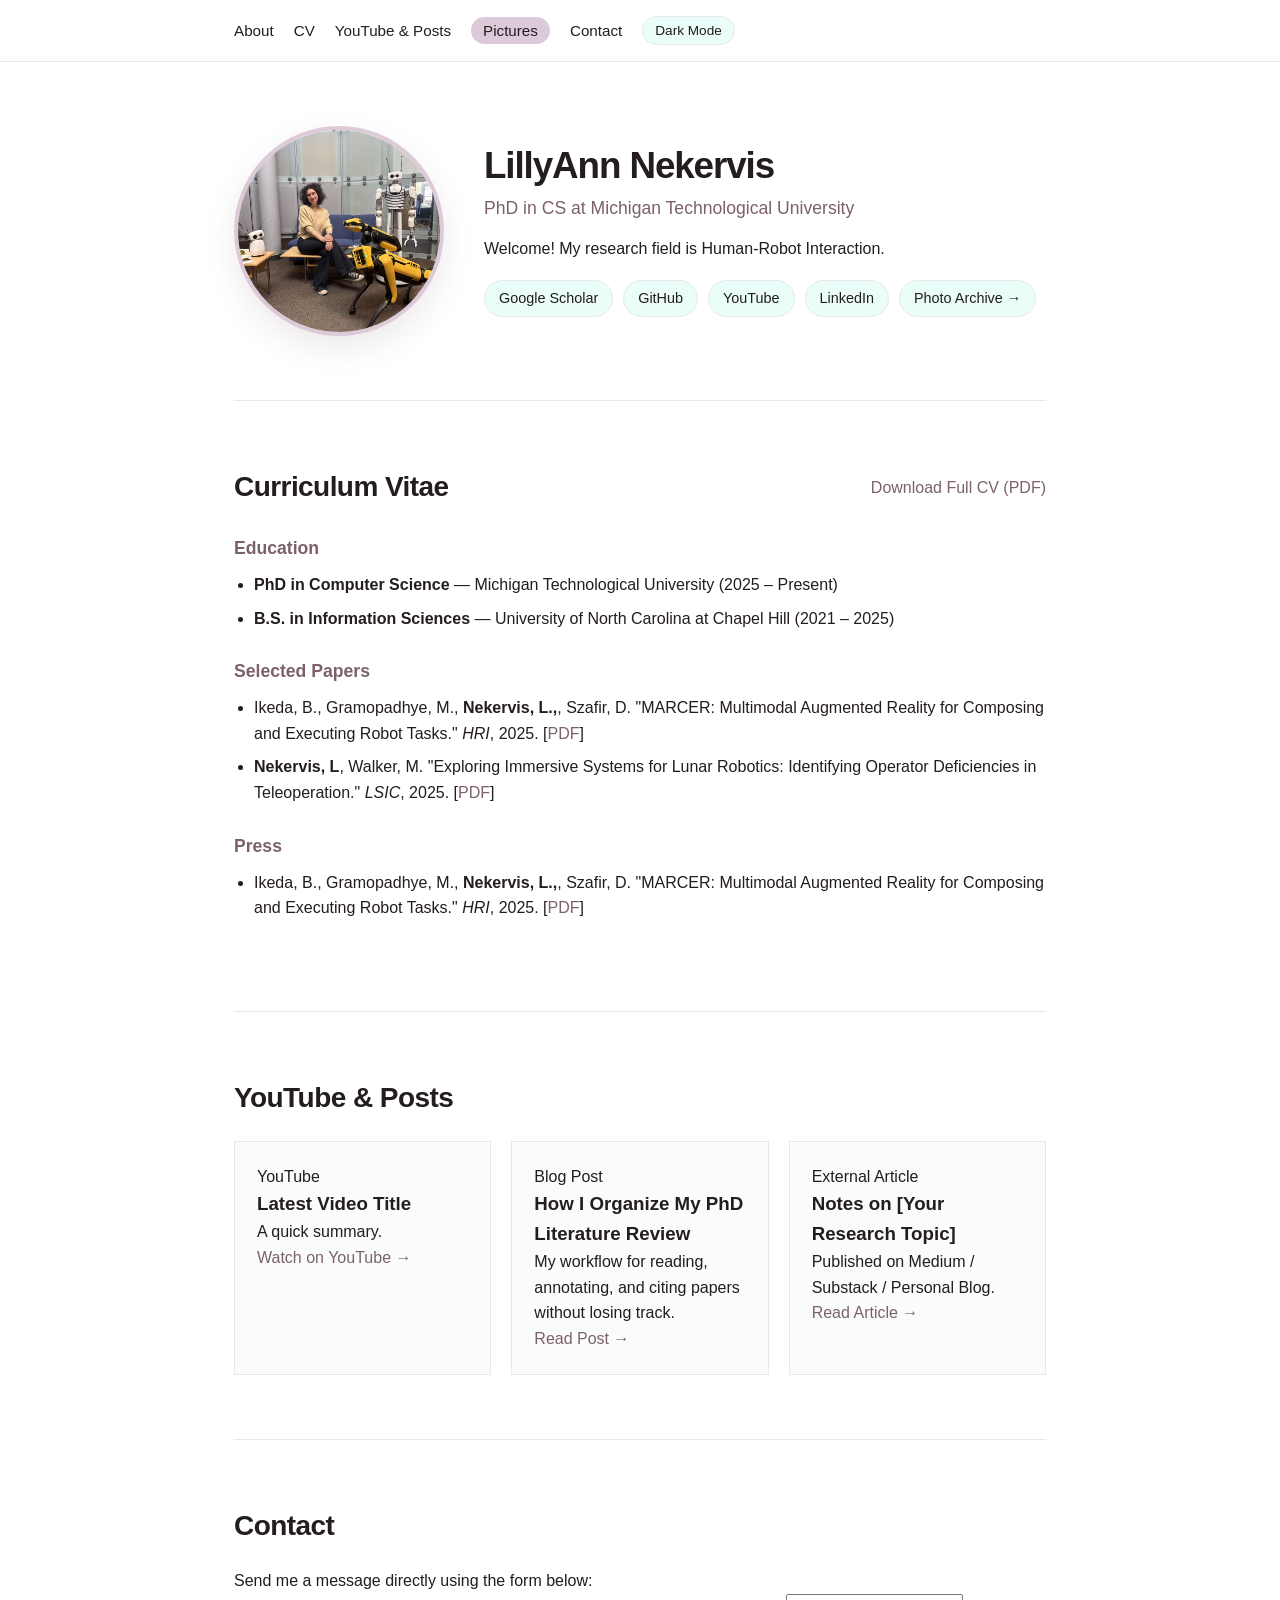
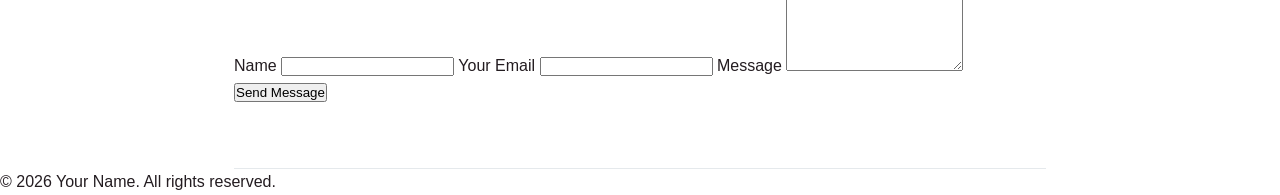
<file: index.html>
<!DOCTYPE html>
<html lang="en">
<head>
  <meta charset="UTF-8">
  <meta name="viewport" content="width=device-width, initial-scale=1.0">
  <title>LillyAnn Nekervis | PhD Student</title>
  <link rel="stylesheet" href="style.css">
</head>
<body>

  <header>
    <nav class="container">
      <ul class="nav-links">
        <li><a href="#about">About</a></li>
        <li><a href="#cv">CV</a></li>
        <li><a href="#media">YouTube & Posts</a></li>
        <li><a href="gallery.html" class="nav-highlight">Pictures</a></li>
        <li><a href="#contact">Contact</a></li>
        <li><button id="theme-toggle" aria-label="Toggle Dark Mode">Dark Mode</button></li>
      </ul>
    </nav>
  </header>

  <main class="container">
    <!-- Herro / About Section -->
    <section id="about" class="hero">
      <img src=images/profilesized.jpg alt="Lilly Nekervis Profile Picture" class="profile-pic" width="210" height="210">
      <div class="hero-text">
        <h1>LillyAnn Nekervis</h1>
        <p class="subtitle">PhD in CS at Michigan Technological University</p>
        <p>
          Welcome! My research field is Human-Robot Interaction. 
        </p>
        <div class="social-links">
          <a href="https://scholar.google.com/citations?user=1UmU428AAAAJ&hl=en&oi=ao" target="_blank">Google Scholar</a>
          <a href="https://github.com" target="_blank">GitHub</a>
          <a href="https://youtube.com/@yourhandle" target="_blank">YouTube</a>
          <a href="https://www.linkedin.com/in/nekervis/" target="_blank">LinkedIn</a>
          <a href="gallery.html">Photo Archive &rarr;</a>
        </div>
      </div>
    </section>

    <!-- CV Section -->
    <section id="cv">
      <div class="section-header">
        <h2>Curriculum Vitae</h2>
        <a href="Nekervis2026.pdf" class="btn" download>Download Full CV (PDF)</a>
      </div>

      <div class="cv-block">
        <h3>Education</h3>
        <ul>
          <li><strong>PhD in Computer Science</strong> — Michigan Technological University (2025 – Present)</li>
          <li><strong>B.S. in Information Sciences</strong> — University of North Carolina at Chapel Hill (2021 – 2025)</li>
        </ul>
      </div>

      <div class="cv-block">
        <h3>Selected Papers</h3>
        <ul>
          <li>
            Ikeda, B., Gramopadhye, M., <strong>Nekervis, L.,</strong>, Szafir, D. "MARCER: Multimodal Augmented Reality for Composing and Executing Robot Tasks."
            <em>HRI</em>, 2025. [<a href="#">PDF</a>]
          </li>
          <li>
            <strong>Nekervis, L</strong>, Walker, M. "Exploring Immersive Systems for Lunar Robotics: Identifying Operator Deficiencies in Teleoperation."
            <em>LSIC</em>, 2025. [<a href="#">PDF</a>]
          </li>
        </ul>
      </div>

          <div class="cv-block">
        <h3>Press</h3>
        <ul>
          <li>
            Ikeda, B., Gramopadhye, M., <strong>Nekervis, L.,</strong>, Szafir, D. "MARCER: Multimodal Augmented Reality for Composing and Executing Robot Tasks."
            <em>HRI</em>, 2025. [<a href="#">PDF</a>]
          </li>
        </ul>
      </div>
    </section>

    <!-- YouTube & Posts Section -->
    <section id="media">
      <h2>YouTube & Posts</h2>

      <div class="grid">
        <div class="card">
          <span class="tag">YouTube</span>
          <h3>Latest Video Title</h3>
          <p>A quick summary.</p>
          <a href="https://youtube.com/@yourhandle" target="_blank" class="link-btn">Watch on YouTube &rarr;</a>
        </div>

        <div class="card">
          <span class="tag">Blog Post</span>
          <h3>How I Organize My PhD Literature Review</h3>
          <p>My workflow for reading, annotating, and citing papers without losing track.</p>
          <a href="#" class="link-btn">Read Post &rarr;</a>
        </div>

        <div class="card">
          <span class="tag">External Article</span>
          <h3>Notes on [Your Research Topic]</h3>
          <p>Published on Medium / Substack / Personal Blog.</p>
          <a href="#" class="link-btn">Read Article &rarr;</a>
        </div>
      </div>
    </section>

    <!-- Private Contact Section -->
    <section id="contact">
      <h2>Contact</h2>
      <p>Send me a message directly using the form below:</p>

      <!-- Replace YOUR_FORM_ID with your free Formspree endpoint -->
      <form id="contact-form" action="https://formspree.io/f/YOUR_FORM_ID" method="POST">
        <label for="name">Name</label>
        <input type="text" id="name" name="name" required>

        <label for="email">Your Email</label>
        <input type="email" id="email" name="email" required>

        <label for="message">Message</label>
        <textarea id="message" name="message" rows="5" required></textarea>

        <button type="submit" class="btn">Send Message</button>
        <p id="form-status" class="status-msg"></p>
      </form>
    </section>
  </main>

  <footer>
    <p>&copy; <span id="year"></span> Your Name. All rights reserved.</p>
  </footer>

  <script src="script.js"></script>
</body>
</html>
</file>
<file: style.css>
/* =========================================
   Color Palette & Theme Variables
   ========================================= */
:root {
  /* Your Palette */
  --azure-mist: #eafdf8;
  --platinum: #e5e9ec;
  --thistle: #ddcad9;
  --pink-orchid: #d1b1cb;
  --smoky-rose: #7c616c;

  /* Light Mode Semantic Mapping */
  --bg: #ffffff;
  --surface: var(--azure-mist);
  --card-bg: #fafbfc;
  --text: #231c20;
  --muted: var(--smoky-rose);
  --accent: var(--smoky-rose);
  --accent-soft: var(--thistle);
  --border: var(--platinum);
}

body.dark {
  --bg: #171315;
  --surface: #221c1f;
  --card-bg: #221c1f;
  --text: #f4f1f3;
  --muted: var(--pink-orchid);
  --accent: var(--pink-orchid);
  --accent-soft: #3a2d33;
  --border: #382e33;
}

/* =========================================
   Base Styles (Clean Apple-Minimal Front Page)
   ========================================= */
* {
  box-sizing: border-box;
  margin: 0;
  padding: 0;
}

body {
  font-family: -apple-system, BlinkMacSystemFont, "Segoe UI", Roboto, Helvetica, Arial, sans-serif;
  background-color: var(--bg);
  color: var(--text);
  line-height: 1.6;
  transition: background-color 0.2s ease, color 0.2s ease;
}

.container {
  max-width: 860px;
  margin: 0 auto;
  padding: 0 24px;
}

.wide-container {
  max-width: 1320px;
}

a {
  color: var(--accent);
  text-decoration: none;
}

a:hover {
  text-decoration: underline;
}

/* =========================================
   Navigation
   ========================================= */
header {
  border-bottom: 1px solid var(--border);
  padding: 16px 0;
  position: sticky;
  top: 0;
  background-color: rgba(255, 255, 255, 0.88);
  backdrop-filter: blur(12px);
  -webkit-backdrop-filter: blur(12px);
  z-index: 100;
}

body.dark header {
  background-color: rgba(23, 19, 21, 0.88);
}

nav {
  display: flex;
  justify-content: space-between;
  align-items: center;
  flex-wrap: wrap;
  gap: 12px;
}

.logo {
  font-weight: 700;
  font-size: 1.15rem;
  color: var(--text);
  letter-spacing: -0.02em;
}

.nav-links {
  list-style: none;
  display: flex;
  align-items: center;
  gap: 20px;
  flex-wrap: wrap;
}

.nav-links a {
  color: var(--text);
  font-size: 0.95rem;
  font-weight: 500;
}

.nav-links a:hover {
  color: var(--accent);
  text-decoration: none;
}

.nav-highlight {
  background-color: var(--accent-soft);
  padding: 5px 12px;
  border-radius: 999px;
}

#theme-toggle {
  background-color: var(--surface);
  border: 1px solid var(--border);
  color: var(--text);
  padding: 6px 12px;
  border-radius: 999px;
  font-size: 0.85rem;
  cursor: pointer;
}

#theme-toggle:hover {
  background-color: var(--accent-soft);
}

/* =========================================
   Front Page Sections
   ========================================= */
section {
  padding: 64px 0;
  border-bottom: 1px solid var(--border);
}

h1 {
  font-size: 2.3rem;
  letter-spacing: -0.03em;
  line-height: 1.15;
  margin-bottom: 6px;
}

h2 {
  margin-bottom: 20px;
  font-size: 1.75rem;
  letter-spacing: -0.02em;
}

/* Hero & 1:1 Profile Picture */
.hero {
  display: flex;
  align-items: center;
  gap: 40px;
}

.profile-pic {
  width: 210px;
  height: 210px;
  aspect-ratio: 1 / 1;
  border-radius: 50%;
  object-fit: cover;
  border: 4px solid var(--thistle);
  box-shadow: 0 12px 30px rgba(124, 97, 108, 0.14);
  flex-shrink: 0;
}

.subtitle {
  color: var(--muted);
  font-size: 1.1rem;
  font-weight: 500;
  margin-bottom: 14px;
}

.social-links {
  margin-top: 18px;
  display: flex;
  gap: 10px;
  flex-wrap: wrap;
}

.social-links a {
  background-color: var(--surface);
  border: 1px solid var(--border);
  color: var(--text);
  padding: 6px 14px;
  border-radius: 999px;
  font-size: 0.9rem;
  font-weight: 500;
  transition: background-color 0.2s, border-color 0.2s;
}

.social-links a:hover {
  background-color: var(--thistle);
  border-color: var(--pink-orchid);
  text-decoration: none;
}

/* CV */
.section-header {
  display: flex;
  justify-content: space-between;
  align-items: center;
  flex-wrap: wrap;
  gap: 12px;
  margin-bottom: 24px;
}

.section-header h2 {
  margin-bottom: 0;
}

.cv-block {
  margin-bottom: 26px;
}

.cv-block h3 {
  font-size: 1.1rem;
  color: var(--muted);
  margin-bottom: 10px;
}

.cv-block ul {
  padding-left: 20px;
}

.cv-block li {
  margin-bottom: 8px;
}

/* YouTube & Posts Grid */
.grid {
  display: grid;
  grid-template-columns: repeat(auto-fit, minmax(240px, 1fr));
  gap: 20px;
}

.card {
  background-color: var(--card-bg);
  border: 1px solid var(--border);
  padding: 22px;
</file>
